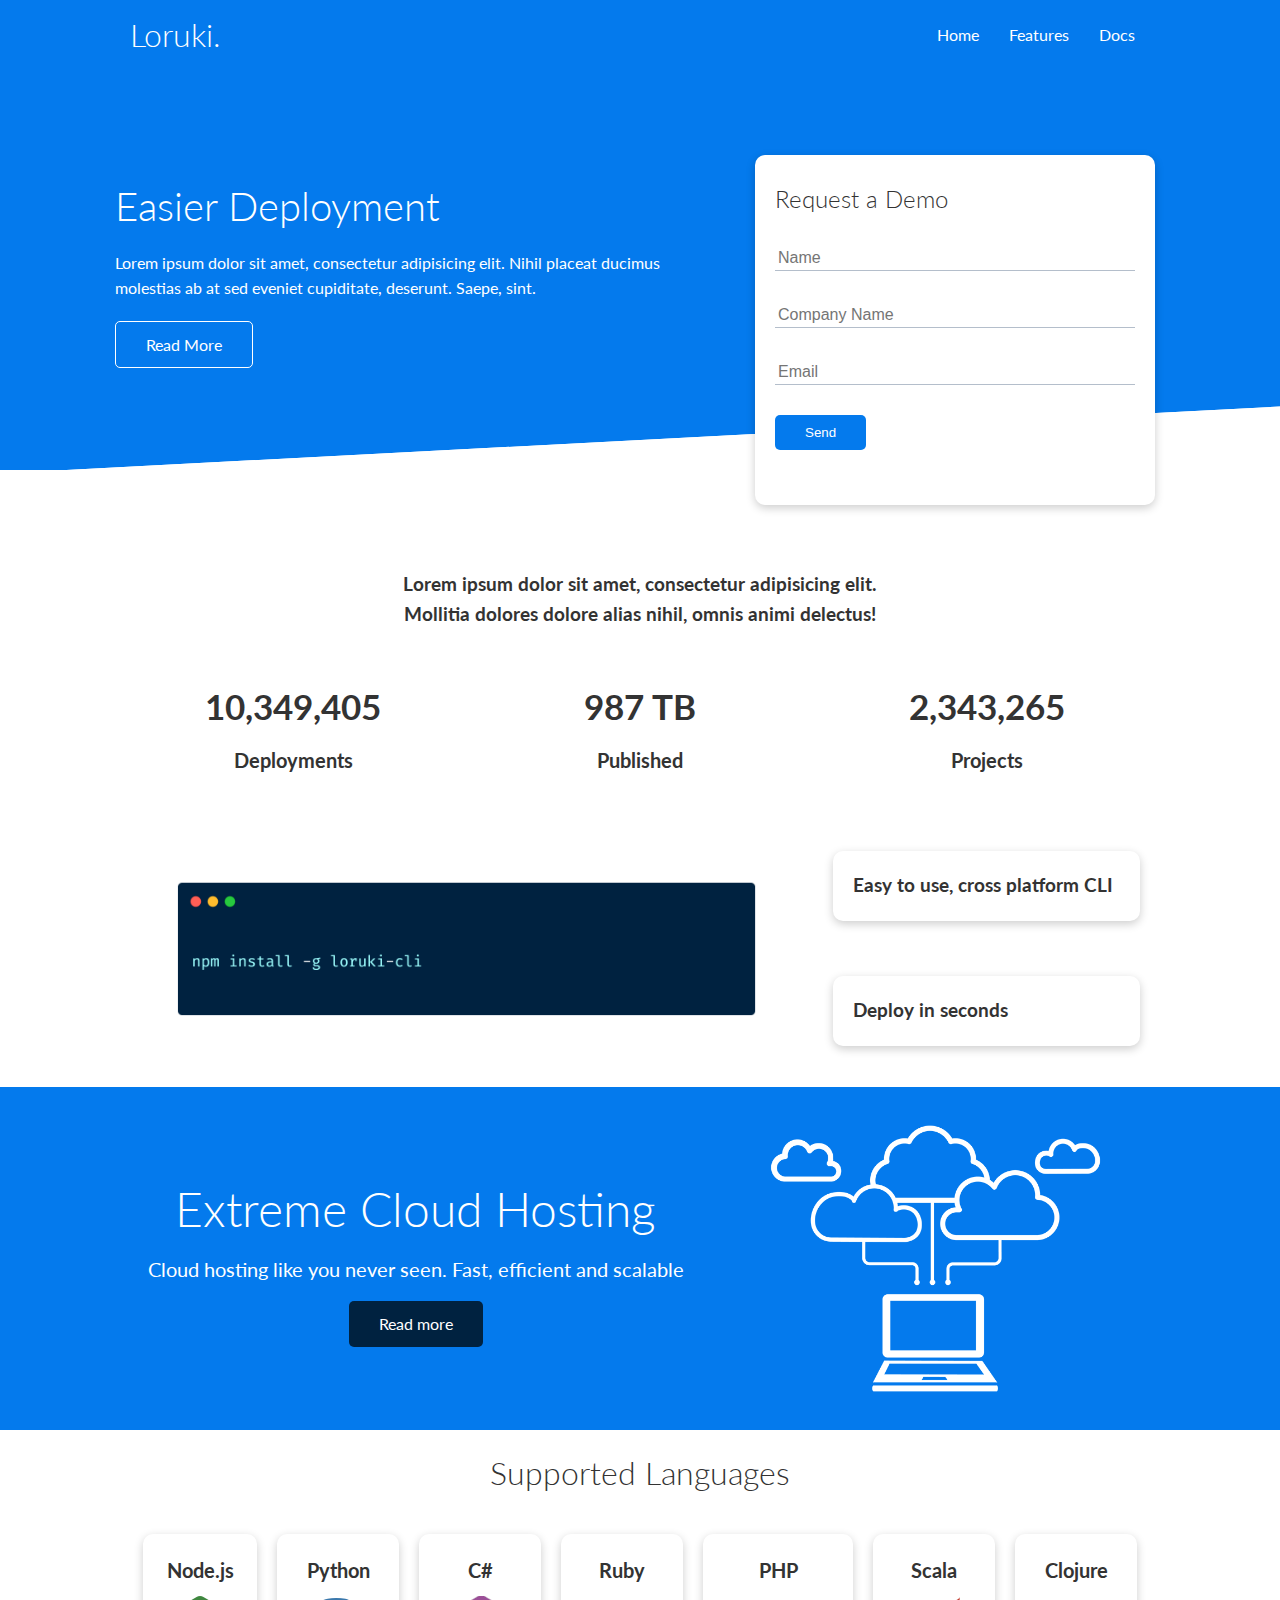
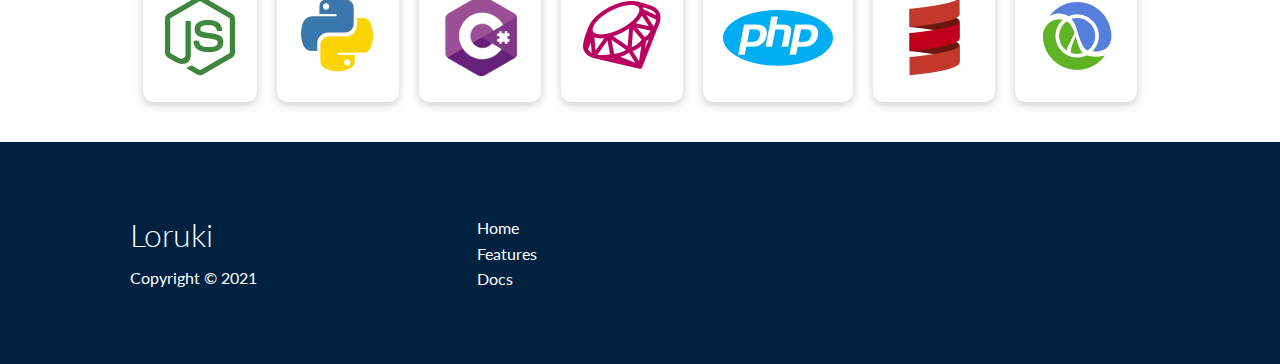
<file: index.html>
<!DOCTYPE html>
<html lang="en">
<head>
    <meta charset="UTF-8">
    <meta name="viewport" content="width=device-width, initial-scale=1.0">
    <link rel="stylesheet" href="css/style.css">
    <link rel="stylesheet" href="https://cdnjs.cloudflare.com/ajax/libs/font-awesome/5.15.2/css/all.min.css" integrity="sha512-HK5fgLBL+xu6dm/Ii3z4xhlSUyZgTT9tuc/hSrtw6uzJOvgRr2a9jyxxT1ely+B+xFAmJKVSTbpM/CuL7qxO8w==" crossorigin="anonymous" />
    <link rel="stylesheet" href="css/utilities.css">
    <title>Loruki</title>
    
</head>
<body>
    <!--  Navbar -->
    <div class="navbar">
        <div class="container flex">
            <h1 class="logo">Loruki.</h1>
            <nav>
                <ul>
                    <li><a href="index.html">Home</a></li>
                    <li><a href="features.html">Features</a></li>
                    <li><a href="docs.html">Docs</a></li>
                </ul>
            </nav>
        </div>
    </div>
    
<!--  Showcase  -->
    <section class="showcase">
        <div class="container grid">
            <div class="showcase-text">
                <h1>Easier Deployment</h1>
                <p> Lorem ipsum dolor sit amet, consectetur adipisicing elit. Nihil placeat ducimus molestias ab at sed eveniet cupiditate, deserunt. Saepe, sint. </p>
                <a href="features.html" class="btn btn-outline">Read More</a>
            </div>
            
            <div class="showcase-form card">
                <h2>Request a Demo</h2>
                <form>
                    <div class="form-control">
                        <input type="text" name="name" placeholder="Name" required>
                    </div>
                    <div class="form-control">
                        <input type="text" name="company" placeholder="Company Name" required>
                    </div>
                    <div class="form-control">
                        <input type="email" name="email" placeholder="Email" required>
                    </div>
                    <input type="submit" value="Send" class="btn btn-primary">
                </form>
            </div>
        </div>
    </section>
    
<!--    Stats-->
    <section class="stats">
        <div class="container">
            <h3 class="stats-heading text-center my-1">
                Lorem ipsum dolor sit amet, consectetur adipisicing elit. Mollitia dolores dolore alias nihil, omnis animi delectus!
            </h3>
            
            <div class="grid grid-3 text-center my-4">
                <div>
                    <i class="fas fa-server fa-3x"></i>
                    <h3>10,349,405</h3>
                    <p class="text-secondary">Deployments</p>
                </div>
                <div>
                    <i class="fas fa-upload fa-3x"></i>
                    <h3>987 TB</h3>
                    <p class="text-secondary">Published</p>
                </div>
                <div>
                    <i class="fas fa-project-diagram fa-3x"></i>
                    <h3>2,343,265</h3>
                    <p class="text-secondary">Projects</p>
                </div>
            </div>
        </div>
    </section>
    
<!--    CLI-->
    <section class="cli">
        <div class="container grid">
            <img src="images/cli.png" alt="">
            <div class="card">
                <h3>Easy to use, cross platform CLI</h3>
            </div>
            <div class="card">
                <h3>Deploy in seconds</h3>
            </div>
        </div>
    </section>
    
<!--    Cloud-->
    <section class="cloud bg-primary my-2 py-2">
        <div class="container grid">
            <div class="text-center">
                <h2 class="lg">Extreme Cloud Hosting</h2>
                <p class="lead my-1">Cloud hosting like you never seen. Fast, efficient and scalable</p>
                <a href="features.html" class="btn btn-dark">Read more</a>
            </div>
            <img src="images/cloud.png" alt="">
        </div>
    </section>
    
<!--    Languages-->
    <section class="languages">
        <h2 class="md text-center my-2">
            Supported Languages
        </h2>
        <div class="container flex">
            <div class="card">
                <h4>Node.js</h4>
                <img src="images/logos/node.png" alt="">
            </div>
             <div class="card">
                <h4>Python</h4>
                <img src="images/logos/python.png" alt="">
            </div>
             <div class="card">
                <h4>C#</h4>
                <img src="images/logos/csharp.png" alt="">
            </div>
             <div class="card">
                <h4>Ruby</h4>
                <img src="images/logos/ruby.png" alt="">
            </div>
             <div class="card">
                <h4>PHP</h4>
                <img src="images/logos/php.png" alt="">
            </div>
             <div class="card">
                <h4>Scala</h4>
                <img src="images/logos/scala.png" alt="">
            </div>
             <div class="card">
                <h4>Clojure</h4>
                <img src="images/logos/clojure.png" alt="">
            </div>
        </div>
    </section>
    
    <footer class="footer bg-dark py-5">
        <div class="container grid grid-3">
            <div>
                <h1>Loruki</h1>
                <p>Copyright &copy; 2021</p>
            </div>
            <nav>
                <ul>
                    <li><a href="index.html">Home</a></li>
                    <li><a href="features.html">Features</a></li>
                    <li><a href="docs.html">Docs</a></li>
                </ul>
            </nav>
            <div class="social">
                <a href="#"><i class="fab fa-github fa-2x"></i></a>
                <a href="#"><i class="fab fa-facebook fa-2x"></i></a>
                <a href="#"><i class="fab fa-instagram fa-2x"></i></a>
                <a href="#"><i class="fab fa-twitter fa-2x"></i></a>
            </div>
        </div>
    </footer>
</body>
</html>
</file>
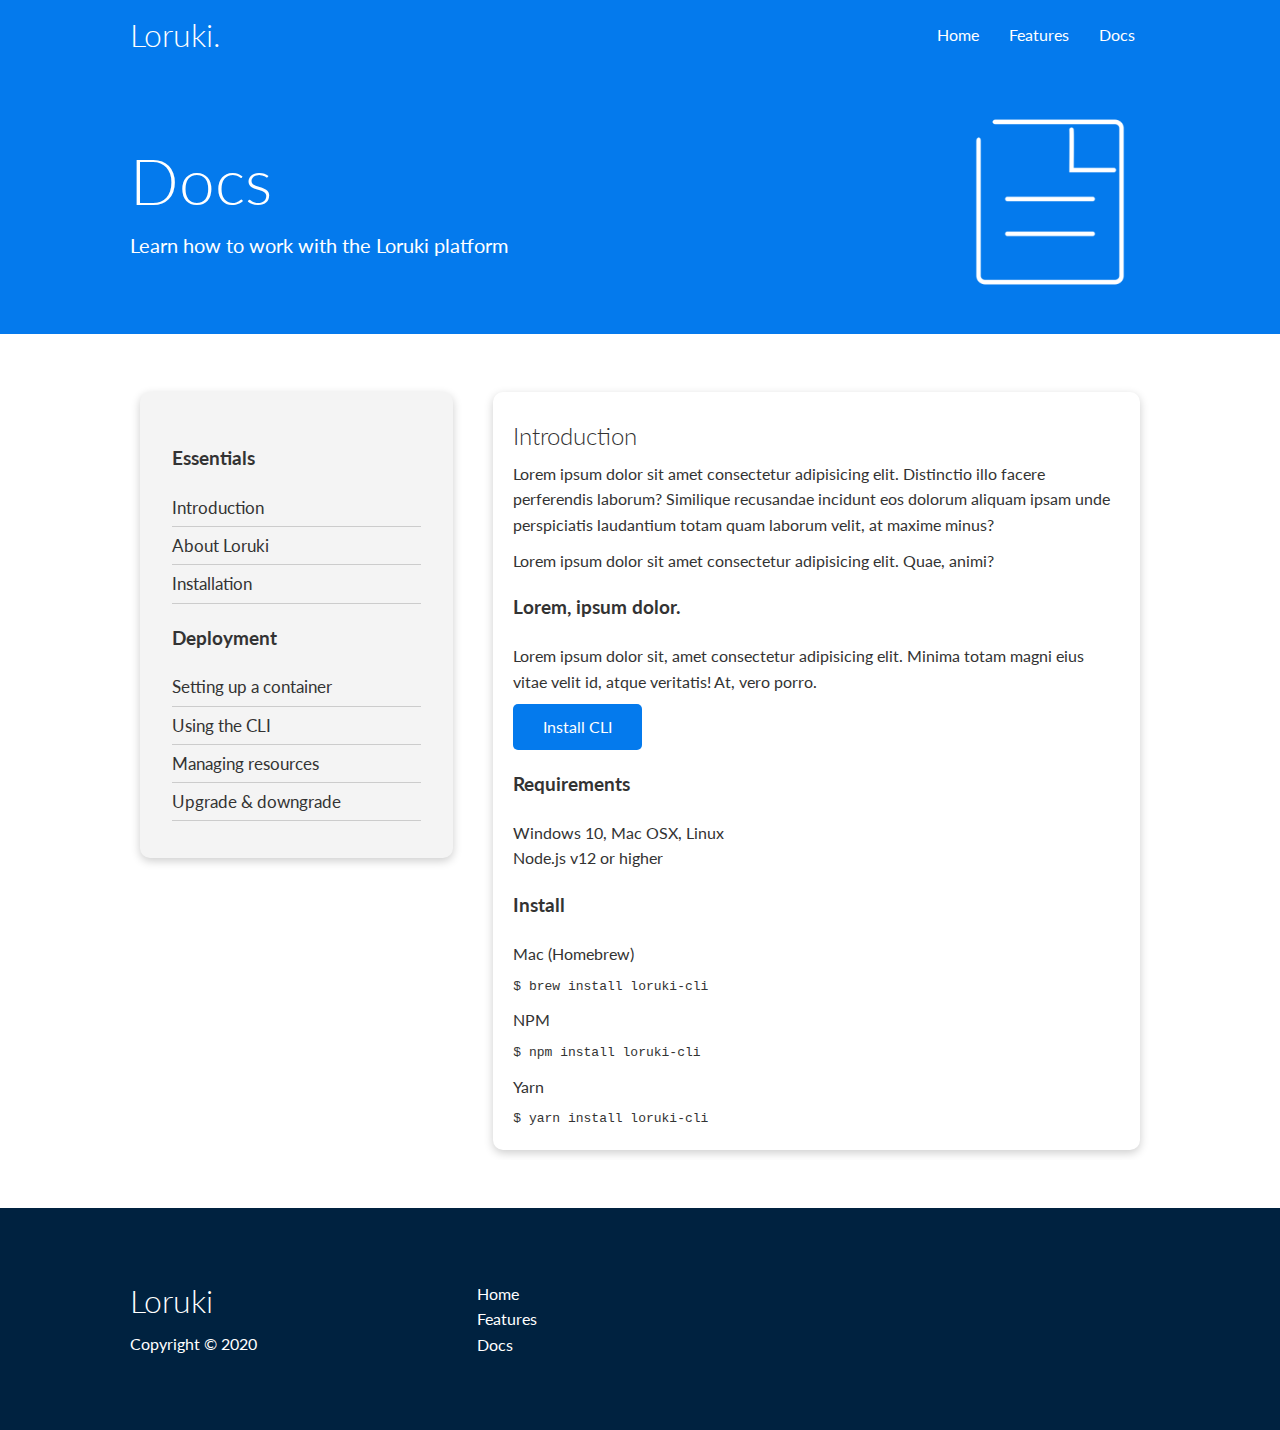
<file: docs.html>
<!DOCTYPE html>
<html lang="en">
<head>
    <meta charset="UTF-8">
    <meta name="viewport" content="width=device-width, initial-scale=1.0">
    <link rel="stylesheet" href="https://cdnjs.cloudflare.com/ajax/libs/font-awesome/5.15.1/css/all.min.css" integrity="sha512-+4zCK9k+qNFUR5X+cKL9EIR+ZOhtIloNl9GIKS57V1MyNsYpYcUrUeQc9vNfzsWfV28IaLL3i96P9sdNyeRssA==" crossorigin="anonymous" />
    <link rel="stylesheet" href="css/utilities.css">
    <link rel="stylesheet" href="css/style.css">
    <title>Loruki | Cloud Hosting For Everyone</title>
</head>
<body>
    <!-- Navbar -->
    <div class="navbar">
        <div class="container flex">
            <h1 class="logo">Loruki.</h1>
            <nav>
                <ul>
                    <li><a href="index.html">Home</a></li>
                    <li><a href="features.html">Features</a></li>
                    <li><a href="docs.html">Docs</a></li>
                </ul>
            </nav>
        </div>
    </div>

    <!-- Head -->
    <section class="docs-head bg-primary py-3">
        <div class="container grid">
            <div>
                <h1 class="xl">Docs</h1>
                <p class="lead">
                    Learn how to work with the Loruki platform
                </p>
            </div>
            <img src="images/docs.png" alt="">
        </div>
    </section>

    <!-- Docs main -->
    <section class="docs-main my-4">
        <div class="container grid">
            <div class="card bg-light p-3">
                <h3 class="my-2">Essentials</h3>
                <nav>
                    <ul>
                        <li><a class="text-primary" href="#">Introduction</a></li>
                        <li><a href="#">About Loruki</a></li>
                        <li><a href="#">Installation</a></li>
                    </ul>
                </nav>

                <h3 class="my-2">Deployment</h3>
                <nav>
                    <ul>
                        <li><a href="#">Setting up a container</a></li>
							<li><a href="#">Using the CLI</a></li>
							<li><a href="#">Managing resources</a></li>
							<li><a href="#">Upgrade & downgrade</a></li>
                    </ul>
                </nav>
            </div>
            <div class="card">
                <h2>Introduction</h2>
                <p>Lorem ipsum dolor sit amet consectetur adipisicing elit. Distinctio illo facere perferendis laborum? Similique recusandae incidunt eos dolorum aliquam ipsam unde perspiciatis laudantium totam quam laborum velit, at maxime minus?</p>

                <div class="alert alert-success">
                    <i class="fas fa-info"></i> Lorem ipsum dolor sit amet consectetur adipisicing elit. Quae, animi?
                </div>

                <h3>Lorem, ipsum dolor.</h3>
                <p>Lorem ipsum dolor sit, amet consectetur adipisicing elit. Minima totam magni eius vitae velit id, atque veritatis! At, vero porro.</p>
                <a href="#" class="btn btn-primary">Install CLI</a>

                <h3>Requirements</h3>
                <ul>
                    <li>Windows 10, Mac OSX, Linux</li>
                    <li>Node.js v12 or higher</li>
                </ul>

                <h3>Install</h3>
                <p>Mac (Homebrew)</p>
                <pre><code>$ brew install loruki-cli</code></pre>
                <p>NPM</p>
                <pre><code>$ npm install loruki-cli</code></pre>
                <p>Yarn</p>
                <pre><code>$ yarn install loruki-cli</code></pre>

            </div>
        </div>
    </section>
    
    <!-- Footer -->
    <footer class="footer bg-dark py-5">
        <div class="container grid grid-3">
            <div>
                <h1>Loruki
                </h1>
                <p>Copyright &copy; 2020</p>
            </div>
            <nav>
                <ul>
                    <li><a href="index.html">Home</a></li>
                    <li><a href="features.html">Features</a></li>
                    <li><a href="docs.html">Docs</a></li>
                </ul>
            </nav>
            <div class="social">
                <a href="#"><i class="fab fa-github fa-2x"></i></a>
                <a href="#"><i class="fab fa-facebook fa-2x"></i></a>
                <a href="#"><i class="fab fa-instagram fa-2x"></i></a>
                <a href="#"><i class="fab fa-twitter fa-2x"></i></a>
            </div>
        </div>
    </footer>
</body>
</html>
</file>
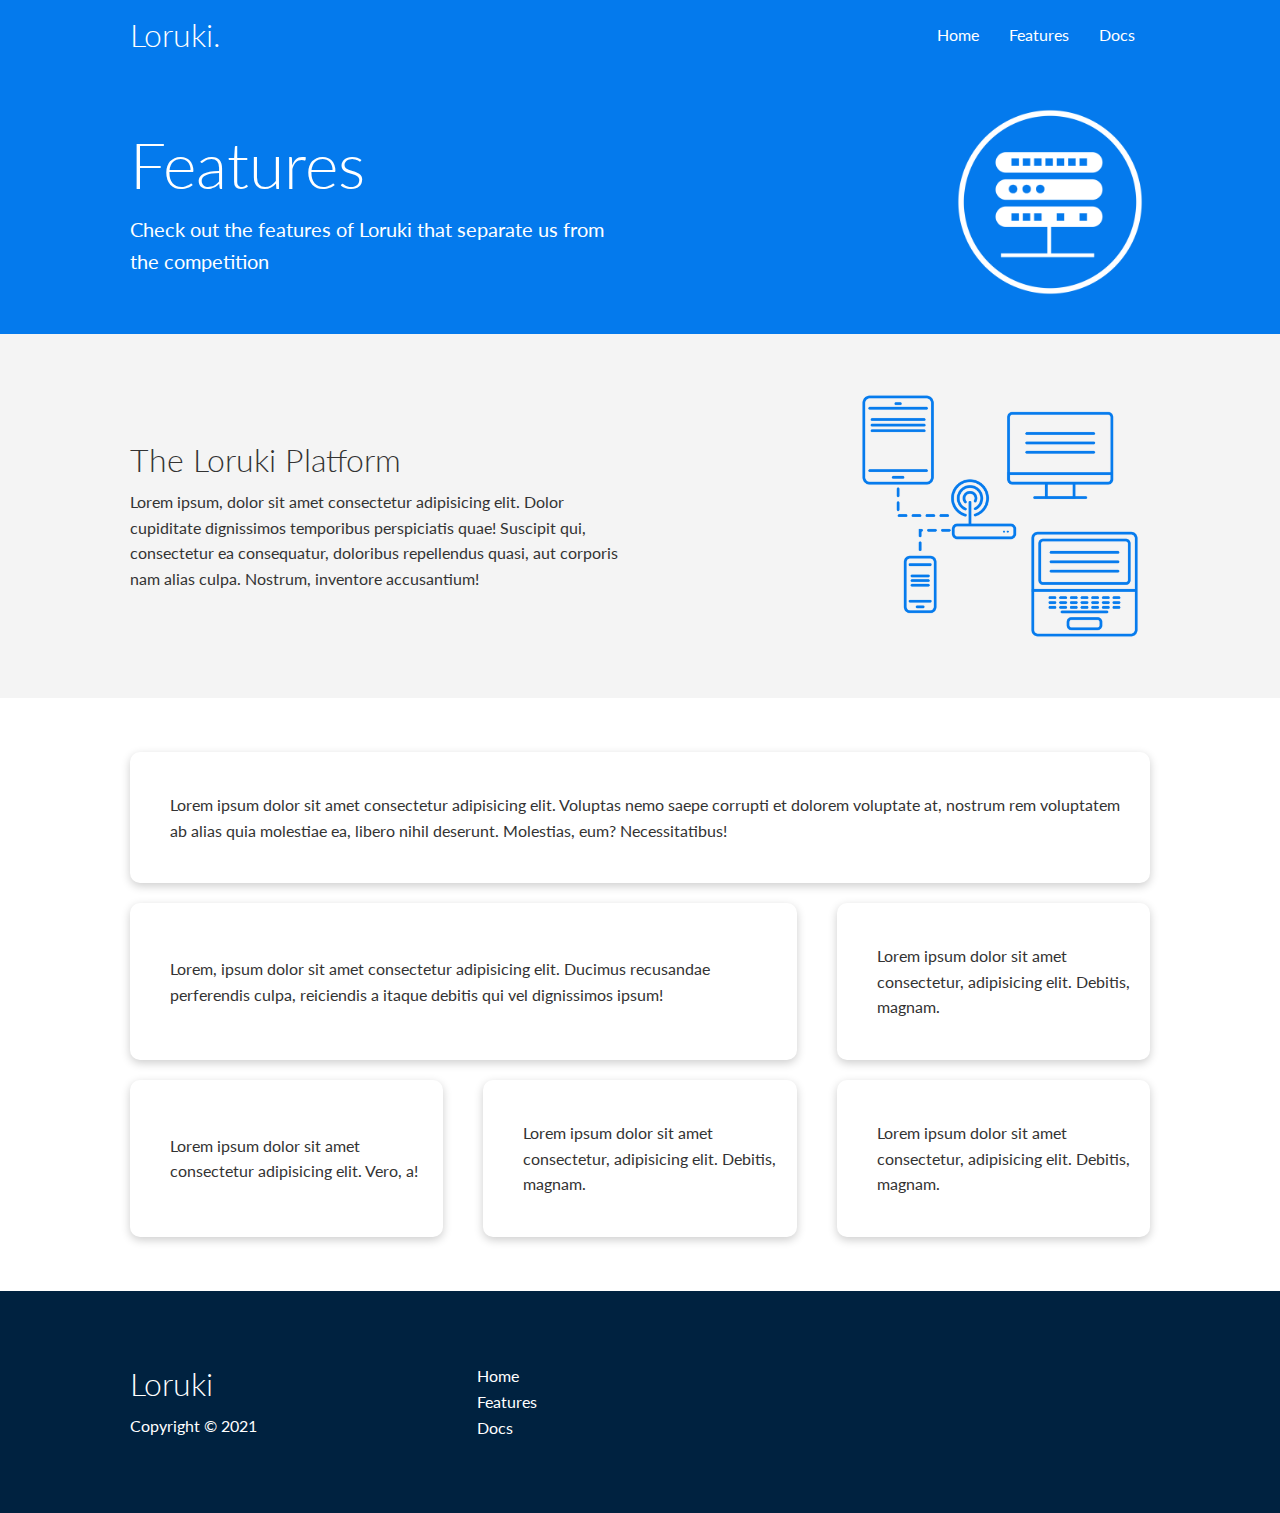
<file: features.html>
<!DOCTYPE html>
<html lang="en">
<head>
    <meta charset="UTF-8">
    <meta name="viewport" content="width=device-width, initial-scale=1.0">
    <link rel="stylesheet" href="css/style.css">
    <link rel="stylesheet" href="https://cdnjs.cloudflare.com/ajax/libs/font-awesome/5.15.2/css/all.min.css" integrity="sha512-HK5fgLBL+xu6dm/Ii3z4xhlSUyZgTT9tuc/hSrtw6uzJOvgRr2a9jyxxT1ely+B+xFAmJKVSTbpM/CuL7qxO8w==" crossorigin="anonymous" />
    <link rel="stylesheet" href="css/utilities.css">
    <title>Loruki</title>
    
</head>
<body>
    <!--  Navbar -->
    <div class="navbar">
        <div class="container flex">
            <h1 class="logo">Loruki.</h1>
            <nav>
                <ul>
                    <li><a href="index.html">Home</a></li>
                    <li><a href="features.html">Features</a></li>
                    <li><a href="docs.html">Docs</a></li>
                </ul>
            </nav>
        </div>
    </div>
    
     <section class="features-head bg-primary py-3">
        <div class="container grid">
            <div>
                <h1 class="xl">Features</h1>
                <p class="lead">
                    Check out the features of Loruki that separate us from the
						competition
                </p>
            </div>
            <img src="images/server.png" alt="">
        </div>
    </section>

    <!-- Sub head -->
    <section class="features-sub-head bg-light py-3">
        <div class="container grid">
            <div>
                <h1 class="md">The Loruki Platform</h1>
                <p>
                    Lorem ipsum, dolor sit amet consectetur adipisicing elit. Dolor cupiditate dignissimos temporibus perspiciatis quae! Suscipit qui, consectetur ea consequatur, doloribus repellendus quasi, aut corporis nam alias culpa. Nostrum, inventore accusantium!
                </p>
            </div>
            <img src="images/server2.png" alt="">
        </div>
    </section>

    <section class="features-main my-2">
        <div class="container grid grid-3">
            <div class="card flex">
                <i class="fas fa-server fa-3x"></i>
                <p>Lorem ipsum dolor sit amet consectetur adipisicing elit. Voluptas nemo saepe corrupti et dolorem voluptate at, nostrum rem voluptatem ab alias quia molestiae ea, libero nihil deserunt. Molestias, eum? Necessitatibus!</p>
            </div>
            <div class="card flex">
                <i class="fas fa-network-wired fa-3x"></i>
                <p>
                    Lorem, ipsum dolor sit amet consectetur adipisicing elit. Ducimus
                    recusandae perferendis culpa, reiciendis a itaque debitis qui vel
                    dignissimos ipsum!
                </p>
            </div>
            <div class="card flex">
                <i class="fas fa-laptop-code fa-3x"></i>
                <p>
                    Lorem ipsum dolor sit amet consectetur, adipisicing elit. Debitis,
                    magnam.
                </p>
            </div>
            <div class="card flex">
                <i class="fas fa-database fa-3x"></i>
                <p>
                    Lorem ipsum dolor sit amet consectetur adipisicing elit. Vero, a!
                </p>
            </div>
            <div class="card flex">
                <i class="fas fa-power-off fa-3x"></i>
                <p>
                    Lorem ipsum dolor sit amet consectetur, adipisicing elit. Debitis,
                    magnam.
                </p>
            </div>
            <div class="card flex">
                <i class="fas fa-upload fa-3x"></i>
                <p>
                    Lorem ipsum dolor sit amet consectetur, adipisicing elit. Debitis,
                    magnam.
                </p>
            </div>
        </div>
    </section>


    
    <footer class="footer bg-dark py-5">
        <div class="container grid grid-3">
            <div>
                <h1>Loruki</h1>
                <p>Copyright &copy; 2021</p>
            </div>
            <nav>
                <ul>
                    <li><a href="index.html">Home</a></li>
                    <li><a href="features.html">Features</a></li>
                    <li><a href="docs.html">Docs</a></li>
                </ul>
            </nav>
            <div class="social">
                <a href="#"><i class="fab fa-github fa-2x"></i></a>
                <a href="#"><i class="fab fa-facebook fa-2x"></i></a>
                <a href="#"><i class="fab fa-instagram fa-2x"></i></a>
                <a href="#"><i class="fab fa-twitter fa-2x"></i></a>
            </div>
        </div>
    </footer>
</body>
</html>
</file>
<file: css/style.css>
@import url('https://fonts.googleapis.com/css2?family=Lato:wght@300&display=swap');

:root {
    --primaryColor: #047aed;
    --secondaryColor: #1c3fa8;
    --darkColor: #002240;
    --lightColor: #f4f4f4;

}

* {
    box-sizing: border-box;
    margin: 0;
    padding: 0;
}

body {
    font-family: 'Lato',sans-serif;
    color: #333;
    line-height: 1.6;
}

ul {
    list-style-type: none;
}

a {
    text-decoration: none;
    color: #333;
}

h1,
h2 {
    font-weight: 300;
    line-height: 1.2;
    margin: 10px 0;
}

p {
    margin: 10px 0;
}

img {
    width: 100%;
}

.navbar {
    background-color: var(--primaryColor);
    color: #fff;
    height: 70px;
}

.navbar ul {
    display: flex;
}

.navbar a {
    color: #fff;
    padding: 10px;
    margin: 0 5px;
}
.navbar a:hover {
    border-bottom: 2px #fff solid;
}


.navbar .flex {
    justify-content: space-between;
}


.showcase {
    height: 400px;
    background-color: var(--primaryColor);
    color: #fff;
    position: relative;
}

.showcase h1 {
    font-size: 40px;
}

.showcase p {
    margin: 20px 0;
}

.showcase .grid {
    overflow: visible;
    grid-template-columns: 55% 45%;
    grid-gap: 30px;
}

.showcase-form {
    position: relative;
    top: 60px;
    height: 350px;
    width: 400px;
    padding: 40px;
    z-index: 100;
    justify-self: flex-end;
}

.showcase-form .form-control {
    margin: 30px 0;
}

.showcase-form input[type='text'], 
.showcase-form input[type='email'] {
    border: 0;
    border-bottom: 1px solid #b4becb;
    width: 100%;
    padding: 3px;
    font-size: 16px;
}

.showcase-form input:focus {
    outline: none;
}

.showcase::before,
.showcase::after {
    content: '';
    position: absolute;
    height: 100px;
    bottom: -70px;
    right: 0;
    left: 0;
    background: #fff;
    transform: skewY(-3deg);
    -webkit-transform: skewY(-3deg);
    -moz-transform: skewY(-3deg);
    -ms-transform: skewY(-3deg);
}

.stats {
    padding-top: 100px;
}

.stats-heading {
    max-width: 500px;
    margin: auto !important;
}

.stats .grid h3 {
    font-size: 35px;
}

.stats .grid p {
    font-size: 20px;
    font-weight: bold;
}

.cli .grid {
    grid-template-columns: repeat(3, 1fr);
    grid-template-rows: repeat(2,1fr);
}

.cli .grid > *:first-child {
    grid-column: 1 / span 2;
    grid-row: 1 / span 2;
}

.cloud .grid {
    grid-template-columns: 4fr 3fr;
}

.languages .card {
    text-align: center;
    margin: 18px 10px 40px;
    transition: transform 0.2s ease-in;
}

.languages .flex {
    flex-wrap: wrap;
}

.languages .card h4 {
    font-size: 20px;
    margin-bottom: 10px;
}

.languages .card:hover {
    transform: translateY(-15px);
}

.footer .social a {
    margin: 0 10px;
}

.features-head img,
.docs-head img {
  width: 200px;
  justify-self: flex-end;
}

.features-sub-head img {
  width: 300px;
  justify-self: flex-end;
}

.features-main .card > i {
  margin-right: 20px;
}

.features-main .grid {
  padding: 30px;
}

.features-main .grid > *:first-child {
  grid-column: 1 / span 3;
}

.features-main .grid > *:nth-child(2) {
  grid-column: 1 / span 2;
}

.docs-main h3 {
  margin: 20px 0;
}

.docs-main .grid {
  grid-template-columns: 1fr 2fr;
  align-items: flex-start;
}

.docs-main nav li {
  font-size: 17px;
  padding-bottom: 5px;
  margin-bottom: 5px;
  border-bottom: 1px #ccc solid;
}

.docs-main a:hover {
  font-weight: bold;
}

@media (max-width: 768px) {
  .grid,
  .showcase .grid,
  .stats .grid,
  .cli .grid,
  .cloud .grid,
  .features-main .grid,
  .docs-main .grid {
    grid-template-columns: 1fr;
    grid-template-rows: 1fr;
  }

  .showcase {
    height: auto;
  }

  .showcase-text {
    text-align: center;
    margin-top: 40px;
    animation: slideInFromTop 1s ease-in;
  }

  .showcase-form {
    justify-self: center;
    margin: auto;
    animation: slideInFromBottom 1s ease-in;
  }

  .cli .grid > *:first-child {
    grid-column: 1;
    grid-row: 1;
  }

  .features-head,
  .features-sub-head,
  .docs-head {
    text-align: center;
  }

  .features-head img,
  .features-sub-head img,
  .docs-head img {
    justify-self: center;
  }

  .features-main .grid > *:first-child,
  .features-main .grid > *:nth-child(2) {
    grid-column: 1;
  }
}

/* Mobile */
@media (max-width: 500px) {
  .navbar {
    height: 110px;
  }

  .navbar .flex {
    flex-direction: column;
  }

  .navbar ul {
    padding: 10px;
    background-color: rgba(0, 0, 0, 0.1);
  }
  
  .showcase-form {
    width: 300px;
  }
}
</file>
<file: css/utilities.css>
.container {
    max-width: 1100px;
    margin: 0 auto;
    overflow: auto;
    padding: 0 40px;
}

.card {
    background-color: #fff;
    color: #333;
    border-radius: 10px;
    box-shadow: 0 3px 10px rgba(0,0,0,0.2);
    padding: 20px;
    margin: 10px;
}

.btn {
    display: inline-block;
    padding: 10px 30px;
    cursor: pointer;
    background: var(--primaryColor);
    color: #fff;
    border: none;
    border-radius: 5px;
}

.btn:hover {
    transform: scale(.98);
}

.bg-primary,
.btn-primary {
    background-color: var(--primaryColor);
    color: #fff;
}

.bg-secondary,
.btn-secondary {
    background-color: var(--secondaryColor);
    color: #fff;
}
.bg-dark,
.btn-dark {
    background-color: var(--darkColor);
    color: #fff;
}


.bg-light,
.btn-light {
    background-color: var(--lightColor);
    color: #333;
}

.bg-primary a,
.btn-primary a,
.bg-secondary a,
.btn-secondary a,
.bg-dark a,
.btn-dark a {
    color: #fff;
}

.lead {
    font-size: 20px;
}

.sm {
    font-size: 1rem;
}

.md {
   font-size: 2rem; 
}

.lg {
    font-size: 3rem;
}

.xl {
    font-size: 4rem;
}

.btn-outline {
    background-color: transparent;
    border: 1px solid #fff;
}

.text-center {
    text-align: center;
}

.flex {
    display: flex;
    justify-content: center;
    align-items: center;
    height: 100%;
}

.grid {
    display: grid;
    grid-template-columns: repeat(2, 1fr);
    grid-gap: 20px;
    justify-content: center;
    align-items: center;
    height: 100%;
}

.grid-3 {
    grid-template-columns: repeat(3, 1fr); 
}

/*Margin*/

.my-1 {
    margin: 1rem 0;
}

.my-2 {
    margin: 1.5rem 0;
}

.my-3 {
    margin: 2rem 0;
}

.my-4 {
    margin: 3rem 0;
}

.my-5 {
    margin: 4rem 0;
}

.m-1 {
    margin: 1rem;
}

.m-2 {
    margin: 1.5rem;
}

.m-3 {
    margin: 2rem;
}

.m-4 {
    margin: 3rem;
}

.m-5 {
    margin: 4rem;
}

/*Padding*/

.py-1 {
    padding: 1rem 0;
}

.py-2 {
    padding: 1.5rem 0;
}

.py-3 {
    padding: 2rem 0;
}

.py-4 {
    padding: 3rem 0;
}

.py-5 {
    padding: 4rem 0;
}

.p-1 {
    padding: 1rem;
}

.p-2 {
    padding: 1.5rem;
}

.p-3 {
    padding: 2rem;
}

.p-4 {
    padding: 3rem;
}

.p-5 {
    padding: 4rem;
}
</file>
